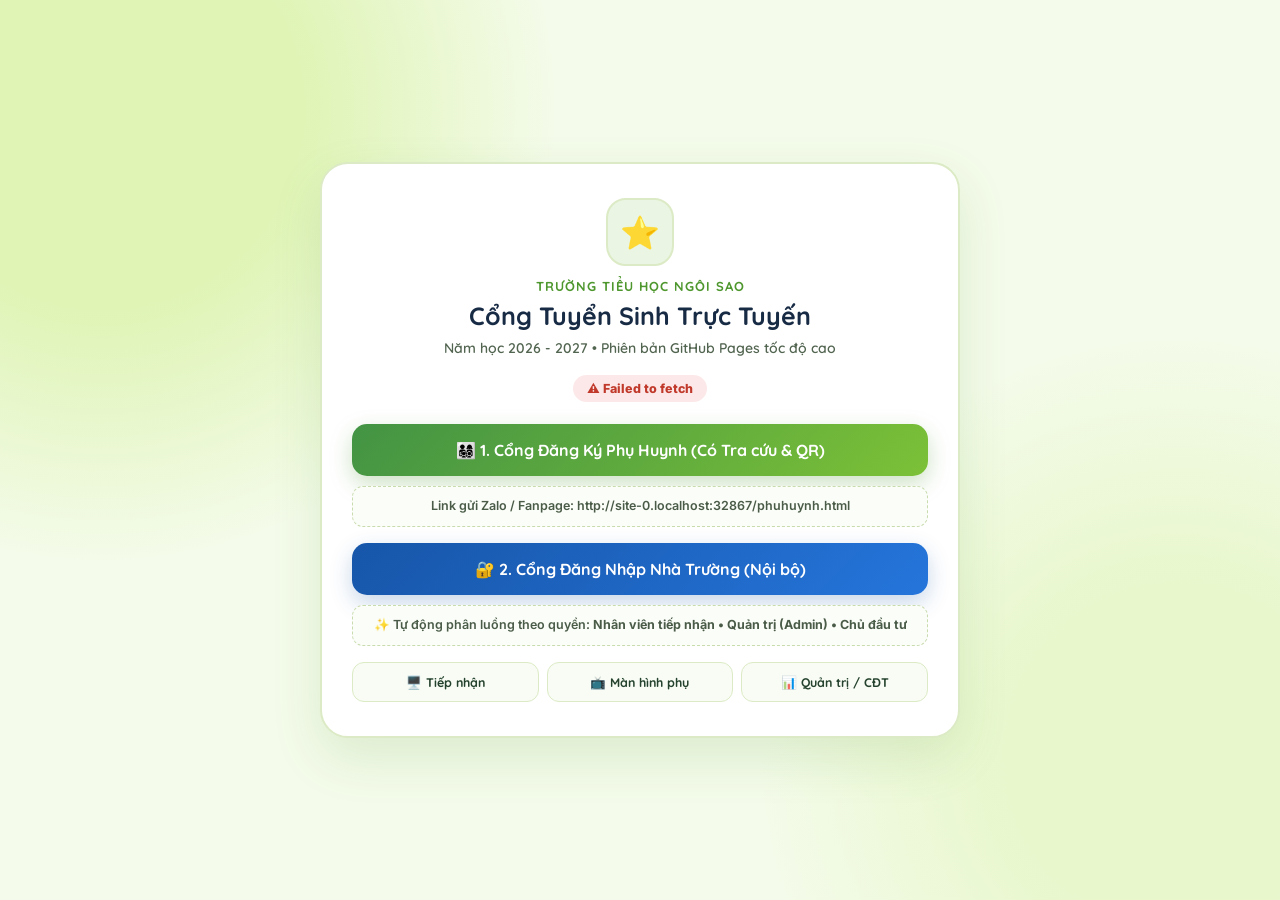
<file: index.html>
<!doctype html>
<html lang="vi">
<head>
<meta charset="utf-8">
<meta name="viewport" content="width=device-width,initial-scale=1">
<meta name="theme-color" content="#4e972e">
<title>Cổng Tuyển Sinh Trực Tuyến | Trường Tiểu học Ngôi Sao</title>
<link rel="icon" type="image/svg+xml" href="data:image/svg+xml,%3Csvg xmlns='http://www.w3.org/2000/svg' viewBox='0 0 64 64'%3E%3Crect width='64' height='64' rx='16' fill='%234e972e'/%3E%3Cpath d='M32 10l6.6 13.4 14.8 2.1-10.7 10.4 2.5 14.7L32 43.7 18.8 50.6l2.5-14.7L10.6 25.5l14.8-2.1z' fill='%23f4c43f'/%3E%3C/svg%3E">
<meta property="og:type" content="website">
<meta property="og:title" content="Cổng Tuyển Sinh Trực Tuyến | Trường Tiểu học Ngôi Sao">
<meta property="og:description" content="Hệ thống đăng ký tuyển sinh thông minh: Phụ huynh nộp hồ sơ nhận Thẻ QR trong 2 phút, đối chiếu trực tiếp 2 màn hình, báo cáo thời gian thực.">
<meta property="og:image" content="https://encrypted-tbn0.gstatic.com/images?q=tbn:ANd9GcQhoX1VX6K3DpEXCZVE5DkPZkdOMPY04c129_HbQoFnhWPg6cz1Jx00hI0&s=10">
<style>
  @import url('https://fonts.googleapis.com/css2?family=Quicksand:wght@600;700;800&family=Inter:wght@400;600;700;800&display=swap');
  * { box-sizing: border-box; }
  body {
    margin: 0;
    min-height: 100vh;
    background: #f4fbea;
    background-image: radial-gradient(circle at 8% 12%, #dff4b5 0 14%, transparent 32%), radial-gradient(circle at 92% 84%, #e8f7cc 0 12%, transparent 30%);
    color: #182b45;
    font-family: 'Quicksand', sans-serif;
    display: flex;
    align-items: center;
    justify-content: center;
    padding: 20px;
  }
  .hub-card {
    width: 100%;
    max-width: 640px;
    background: #ffffff;
    border: 2px solid #dcebc5;
    border-radius: 28px;
    padding: 34px 30px;
    text-align: center;
    box-shadow: 0 20px 50px rgba(78,151,46,0.14);
  }
  .hub-logo {
    width: 68px; height: 68px; border-radius: 20px; background: #eaf6e3;
    margin: 0 auto 12px; display: grid; place-items: center; font-size: 32px; overflow: hidden;
    border: 2px solid #dcebc5;
  }
  .hub-logo img { width: 100%; height: 100%; object-fit: contain; padding: 4px; background: #fff; }
  .school-sub { font-size: 13px; font-weight: 800; color: #4e972e; text-transform: uppercase; letter-spacing: 1px; }
  h1 { margin: 6px 0 8px; font-size: 25px; color: #182b45; font-weight: 800; }
  .sub { color: #526550; font-size: 14px; font-weight: 600; margin-bottom: 18px; }
  .status-pill {
    display: inline-flex; align-items: center; gap: 6px; padding: 6px 14px; border-radius: 99px;
    font-size: 12.5px; font-weight: 800; background: #eaf6e3; color: #2d6b12; margin-bottom: 22px;
    font-family: 'Inter', sans-serif;
  }
  .status-pill.closed { background: #fce8e8; color: #c0392b; }
  .btn-portal {
    display: flex; align-items: center; justify-content: center; gap: 10px;
    width: 100%; padding: 16px 20px; border-radius: 15px; text-decoration: none;
    color: #fff; font-weight: 800; font-size: 16px; transition: 0.2s; margin-bottom: 10px;
  }
  .btn-portal:hover { transform: translateY(-2px); filter: brightness(1.05); }
  .btn-ph { background: linear-gradient(135deg, #429344, #7cc137); box-shadow: 0 8px 22px rgba(78,151,46,0.28); }
  .btn-login { background: linear-gradient(135deg, #1756a9, #2575db); box-shadow: 0 8px 22px rgba(23,86,169,0.24); margin-top: 16px; }
  .quick-row { display: grid; grid-template-columns: repeat(3, 1fr); gap: 8px; margin-top: 16px; }
  .btn-mini {
    display: flex; align-items: center; justify-content: center; gap: 5px;
    padding: 11px 10px; border-radius: 12px; text-decoration: none;
    background: #f8fcf4; border: 1.5px solid #dcebc5; color: #24422d;
    font-weight: 800; font-size: 12.5px; transition: 0.2s;
  }
  .btn-mini:hover { border-color: #4e972e; background: #eaf6e3; }
  .link-box {
    background: #fbfdf8; border: 1px dashed #c8dcae; color: #4a5c48;
    padding: 10px 14px; border-radius: 11px; font-size: 12.5px; font-weight: 600;
    font-family: 'Inter', sans-serif; word-break: break-all; line-height: 1.5;
  }
  @media (max-width: 540px) {
    .quick-row { grid-template-columns: 1fr; }
    .hub-card { padding: 24px 18px; }
  }
</style>
</head>
<body>
  <div class="hub-card">
    <div class="hub-logo" id="hubLogo">⭐</div>
    <div class="school-sub" id="hubSchool">TRƯỜNG TIỂU HỌC NGÔI SAO</div>
    <h1>Cổng Tuyển Sinh Trực Tuyến</h1>
    <div class="sub" id="hubYear">Năm học 2026 - 2027 • Phiên bản GitHub Pages tốc độ cao</div>
    <div class="status-pill" id="hubStatus">⏳ Đang kết nối máy chủ...</div>

    <a class="btn-portal btn-ph" href="phuhuynh.html">
      👨‍👩‍👧‍👦 1. Cổng Đăng Ký Phụ Huynh (Có Tra cứu & QR)
    </a>
    <div class="link-box" id="linkPh">Gửi link này cho phụ huynh: phuhuynh.html</div>

    <a class="btn-portal btn-login" href="login.html">
      🔐 2. Cổng Đăng Nhập Nhà Trường (Nội bộ)
    </a>
    <div class="link-box">
      ✨ Tự động phân luồng theo quyền: <b>Nhân viên tiếp nhận • Quản trị (Admin) • Chủ đầu tư</b>
    </div>

    <div class="quick-row">
      <a class="btn-mini" href="nhanvien.html">🖥️ Tiếp nhận</a>
      <a class="btn-mini" href="manhinhphu.html" target="_blank">📺 Màn hình phụ</a>
      <a class="btn-mini" href="admin.html">📊 Quản trị / CĐT</a>
    </div>
  </div>

  <script src="config.js"></script>
  <script>
    (async function() {
      var base = window.location.href.split('?')[0].split('#')[0];
      var dir = base.substring(0, base.lastIndexOf('/') + 1);
      document.getElementById('linkPh').innerText = 'Link gửi Zalo / Fanpage: ' + dir + 'phuhuynh.html';

      var stEl = document.getElementById('hubStatus');
      try {
        var res = await fetchSystemDataFast(false);
        var c = res.config || {};
        if (c.TEN_TRUONG) document.getElementById('hubSchool').innerText = c.TEN_TRUONG;
        if (c.NAM_HOC) document.getElementById('hubYear').innerText = 'Tuyển sinh Năm học ' + c.NAM_HOC + (c.HOTLINE ? ' • Hotline: ' + c.HOTLINE : '');
        if (c.URL_LOGO && c.URL_LOGO.trim()) {
          var box = document.getElementById('hubLogo');
          var img = document.createElement('img');
          img.src = c.URL_LOGO.trim();
          img.onerror = function() { box.textContent = '⭐'; };
          box.innerHTML = '';
          box.appendChild(img);
        }
        var eff = c.TRANG_THAI_THUC_TE || c.TRANG_THAI || 'MỞ';
        if (eff === 'MỞ') {
          stEl.className = 'status-pill';
          stEl.innerText = '🟢 Cổng đăng ký đang MỞ';
        } else {
          stEl.className = 'status-pill closed';
          stEl.innerText = '🔴 ' + (c.THONG_BAO_DONG_THUC_TE || c.THONG_BAO_DONG || 'Cổng tạm đóng');
        }
      } catch (err) {
        stEl.className = 'status-pill closed';
        stEl.innerText = '⚠️ ' + err.message;
      }
    })();
  </script>
</body>
</html>
</file>
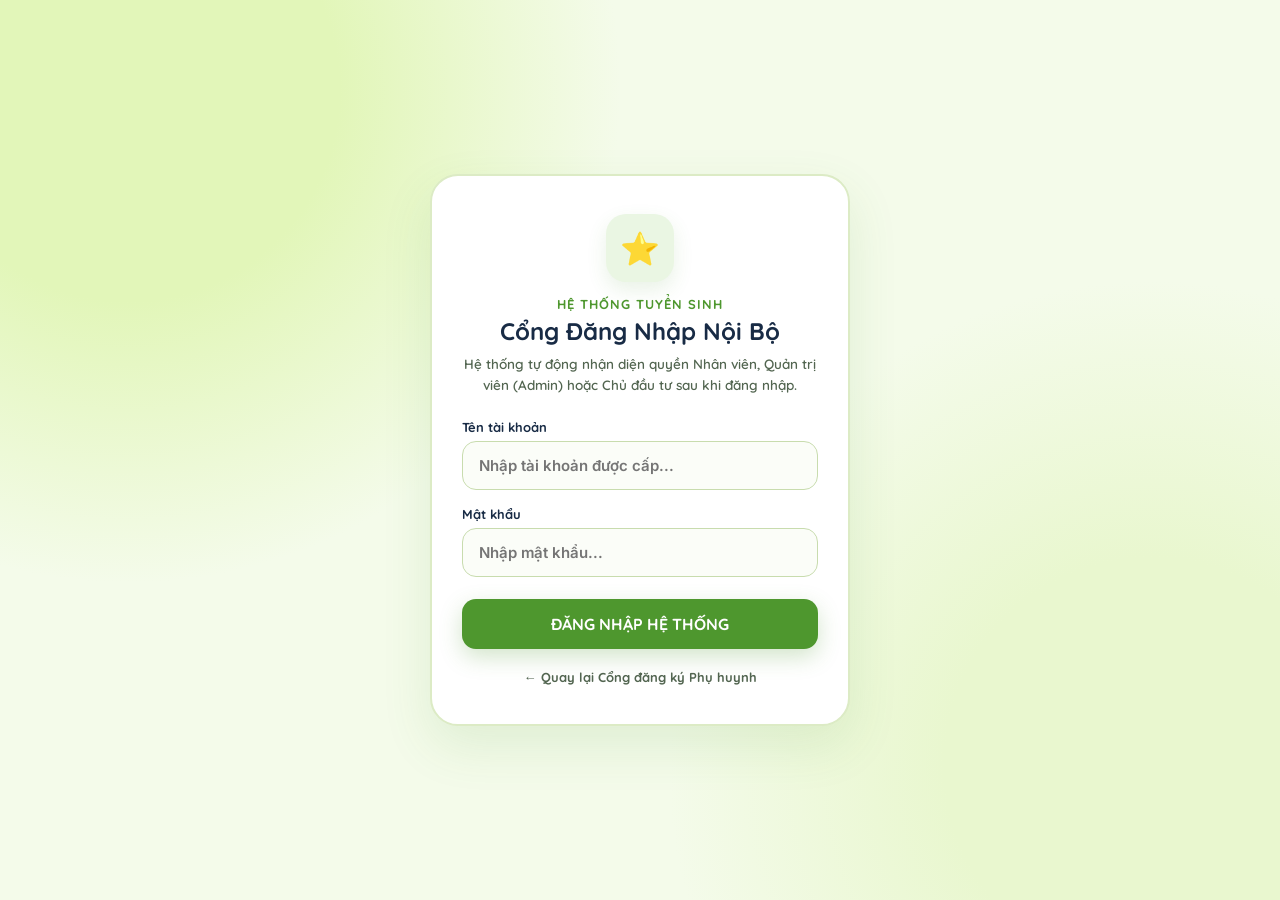
<file: login.html>
<!doctype html>
<html lang="vi">
<head>
<meta charset="utf-8">
<meta name="viewport" content="width=device-width,initial-scale=1,maximum-scale=1,user-scalable=no">
<meta name="theme-color" content="#4e972e">
<title>Đăng Nhập Nội Bộ | Tiểu học Ngôi Sao</title>
<link rel="icon" type="image/svg+xml" href="data:image/svg+xml,%3Csvg xmlns='http://www.w3.org/2000/svg' viewBox='0 0 64 64'%3E%3Crect width='64' height='64' rx='16' fill='%234e972e'/%3E%3Cpath d='M32 10l6.6 13.4 14.8 2.1-10.7 10.4 2.5 14.7L32 43.7 18.8 50.6l2.5-14.7L10.6 25.5l14.8-2.1z' fill='%23f4c43f'/%3E%3C/svg%3E">
<meta property="og:type" content="website">
<meta property="og:title" content="Cổng Tuyển Sinh Trực Tuyến | Trường Tiểu học Ngôi Sao">
<meta property="og:description" content="Hệ thống đăng ký tuyển sinh thông minh: Phụ huynh nộp hồ sơ nhận Thẻ QR trong 2 phút, đối chiếu trực tiếp 2 màn hình, báo cáo thời gian thực.">
<meta property="og:image" content="https://encrypted-tbn0.gstatic.com/images?q=tbn:ANd9GcQhoX1VX6K3DpEXCZVE5DkPZkdOMPY04c129_HbQoFnhWPg6cz1Jx00hI0&s=10">
<style>
@import url('https://fonts.googleapis.com/css2?family=Quicksand:wght@500;600;700;800&family=Inter:wght@400;500;600;700;800&display=swap');
:root {
  --primary: #4e972e;
  --primary-dark: #3b7621;
  --primary-light: #eaf6e3;
  --accent: #f4c43f;
  --bg: #f4fbea;
  --ink: #182b45;
  --muted: #526550;
  --line: #dcebc5;
  --danger: #e74c3c;
  --font: 'Quicksand', sans-serif;
  --font-num: 'Inter', sans-serif;
}
* { box-sizing: border-box; -webkit-tap-highlight-color: transparent; }
body {
  margin: 0;
  min-height: 100vh;
  background-color: var(--bg);
  background-image: radial-gradient(circle at 10% 10%, #e2f6b9 0 15%, transparent 35%), radial-gradient(circle at 90% 85%, #e9f7cf 0 15%, transparent 35%);
  color: var(--ink);
  font-family: var(--font);
  display: flex;
  align-items: center;
  justify-content: center;
  padding: 20px;
}
button, input { font: inherit; outline: none; }

.login-card {
  width: 100%;
  max-width: 420px;
  background: #fff;
  border: 2px solid var(--line);
  border-radius: 28px;
  padding: 38px 30px;
  box-shadow: 0 20px 50px rgba(78,151,46,0.12);
  text-align: center;
}
.logo-box {
  width: 68px;
  height: 68px;
  border-radius: 20px;
  background: var(--primary-light);
  color: var(--primary);
  display: grid;
  place-items: center;
  font-size: 32px;
  font-weight: 900;
  margin: 0 auto 14px;
  overflow: hidden;
  box-shadow: 0 8px 20px rgba(78,151,46,0.12);
}
.logo-box img { width: 100%; height: 100%; object-fit: contain; padding: 4px; background: #fff; }
.school-title { font-size: 13px; font-weight: 800; color: var(--primary); text-transform: uppercase; letter-spacing: 1px; margin-bottom: 4px; }
h1 { margin: 0 0 8px; font-size: 24px; font-weight: 800; color: var(--ink); }
.desc { margin: 0 0 24px; font-size: 13.5px; color: var(--muted); font-weight: 600; line-height: 1.5; }

.field-group { text-align: left; margin-bottom: 16px; }
.field-group label { display: block; font-size: 13px; font-weight: 800; margin-bottom: 6px; color: var(--ink); }
.inp {
  width: 100%;
  padding: 14px 16px;
  border: 1.5px solid #c8dcae;
  border-radius: 14px;
  font-size: 15px;
  font-weight: 600;
  font-family: var(--font-num);
  background: #fbfdf8;
  color: var(--ink);
  transition: 0.2s;
}
.inp:focus { border-color: var(--primary); background: #fff; box-shadow: 0 0 0 3px rgba(78,151,46,0.15); }

.btn-submit {
  width: 100%;
  padding: 15px;
  border: none;
  border-radius: 14px;
  background: var(--primary);
  color: #fff;
  font-size: 16px;
  font-weight: 800;
  cursor: pointer;
  box-shadow: 0 8px 22px rgba(78,151,46,0.25);
  transition: 0.2s;
  margin-top: 6px;
}
.btn-submit:hover { background: var(--primary-dark); transform: translateY(-1px); }
.btn-submit:disabled { opacity: 0.65; cursor: not-allowed; transform: none; }

.error-msg {
  display: none;
  background: #fce8e8;
  color: var(--danger);
  border: 1px solid #f5c6cb;
  padding: 11px 14px;
  border-radius: 12px;
  font-size: 13px;
  font-weight: 700;
  margin-bottom: 16px;
  font-family: var(--font-num);
}

#roleResultBox { display: none; }
.role-pill {
  display: inline-flex;
  align-items: center;
  gap: 8px;
  padding: 8px 18px;
  border-radius: 99px;
  font-size: 13.5px;
  font-weight: 800;
  margin: 10px 0 18px;
  font-family: var(--font-num);
}
.role-admin { background: #e8f0fe; color: #1756a9; }
.role-cdt { background: #fef5d1; color: #946200; }
.role-nv { background: #eaf6e3; color: #2d6b12; }

.portal-link {
  display: flex;
  align-items: center;
  justify-content: center;
  gap: 8px;
  width: 100%;
  padding: 15px 18px;
  border-radius: 14px;
  text-decoration: none;
  font-weight: 800;
  font-size: 15px;
  margin-bottom: 10px;
  transition: 0.2s;
}
.portal-link.primary { background: var(--primary); color: #fff; box-shadow: 0 8px 20px rgba(78,151,46,0.25); }
.portal-link.secondary { background: #f0f6ff; color: #1756a9; border: 1.5px solid #c2dbff; }
.portal-link:hover { transform: translateY(-2px); filter: brightness(0.97); }

.back-ph {
  display: inline-block;
  margin-top: 20px;
  color: var(--muted);
  font-size: 13px;
  font-weight: 700;
  text-decoration: none;
}
.back-ph:hover { color: var(--primary); }
</style>
</head>
<body>

  <div class="login-card">
    <div class="logo-box" id="uiLogo">⭐</div>
    <div class="school-title" id="uiSchoolName">HỆ THỐNG TUYỂN SINH</div>

    <div id="loginFormBox">
      <h1>Cổng Đăng Nhập Nội Bộ</h1>
      <p class="desc">Hệ thống tự động nhận diện quyền Nhân viên, Quản trị viên (Admin) hoặc Chủ đầu tư sau khi đăng nhập.</p>

      <div id="errBox" class="error-msg"></div>

      <div class="field-group">
        <label>Tên tài khoản</label>
        <input type="text" id="username" class="inp" placeholder="Nhập tài khoản được cấp..." autocomplete="username">
      </div>

      <div class="field-group">
        <label>Mật khẩu</label>
        <input type="password" id="password" class="inp" placeholder="Nhập mật khẩu..." autocomplete="current-password" onkeydown="if(event.key==='Enter') handleUnifiedLogin()">
      </div>

      <button class="btn-submit" id="btnSubmit" onclick="handleUnifiedLogin()">ĐĂNG NHẬP HỆ THỐNG</button>

      <a class="back-ph" href="phuhuynh.html">← Quay lại Cổng đăng ký Phụ huynh</a>
    </div>

    <div id="roleResultBox">
      <h1 id="welcomeUser">Xin chào!</h1>
      <div id="roleBadge" class="role-pill role-nv">NHÂN VIÊN</div>
      <p class="desc" id="redirectHint">Hệ thống đã xác nhận phân quyền của bạn. Đang mở không gian làm việc...</p>
      <div id="portalButtons"></div>
      <button type="button" class="back-ph" style="background:none;border:none;cursor:pointer;" onclick="switchOtherAccount()">🔄 Đăng nhập bằng tài khoản khác</button>
    </div>
  </div>

<script src="config.js"></script>
<script>
  window.onload = function() {
    fetchSystemDataFast(false).then(res => {
      if (res && res.config) {
        if (res.config.TEN_TRUONG) document.getElementById('uiSchoolName').innerText = res.config.TEN_TRUONG;
        if (res.config.URL_LOGO && res.config.URL_LOGO.trim() !== '') {
          let logoBox = document.getElementById('uiLogo');
          let img = document.createElement('img');
          img.src = res.config.URL_LOGO.trim();
          img.onerror = function() { logoBox.textContent = '⭐'; };
          logoBox.innerHTML = '';
          logoBox.appendChild(img);
        }
      }
    }).catch(() => {});

    let saved = localStorage.getItem('ts_auth_session');
    if (saved) {
      try {
        let sess = JSON.parse(saved);
        if (sess && sess.username && sess.roleCode && sess.token) {
          showRoleScreen(sess, false);
        }
      } catch (e) {}
    }
  };

  async function handleUnifiedLogin() {
    let u = document.getElementById('username').value.trim();
    let p = document.getElementById('password').value.trim();
    let errBox = document.getElementById('errBox');
    errBox.style.display = 'none';

    if (!u || !p) {
      errBox.innerText = '⚠️ Vui lòng nhập đầy đủ Tên tài khoản và Mật khẩu!';
      errBox.style.display = 'block';
      return;
    }

    let btn = document.getElementById('btnSubmit');
    btn.disabled = true;
    btn.innerText = '⏳ ĐANG KIỂM TRA QUYỀN...';

    try {
      let res = await callBackend('login', { username: u, password: p });
      btn.disabled = false;
      btn.innerText = 'ĐĂNG NHẬP HỆ THỐNG';

      if (!res || !res.success) {
        errBox.innerText = '❌ ' + (res ? res.error : 'Lỗi kết nối máy chủ!');
        errBox.style.display = 'block';
        return;
      }

      let sessionObj = {
        username: res.username || u,
        token: res.token || '',
        name: res.name,
        role: res.role,
        roleCode: res.roleCode,
        loginTime: Date.now()
      };
      localStorage.setItem('ts_auth_session', JSON.stringify(sessionObj));
      localStorage.setItem('ts_staff', res.name);

      showRoleScreen(sessionObj, true);
    } catch (err) {
      btn.disabled = false;
      btn.innerText = 'ĐĂNG NHẬP HỆ THỐNG';
      errBox.innerText = '❌ ' + err.message;
      errBox.style.display = 'block';
    }
  }

  function showRoleScreen(sess, autoRedirect) {
    document.getElementById('loginFormBox').style.display = 'none';
    document.getElementById('roleResultBox').style.display = 'block';
    document.getElementById('welcomeUser').innerText = 'Xin chào, ' + sess.name + '!';

    let badge = document.getElementById('roleBadge');
    let btnArea = document.getElementById('portalButtons');
    let hint = document.getElementById('redirectHint');
    let targetUrl = '';

    if (sess.roleCode === 'ADMIN') {
      badge.className = 'role-pill role-admin';
      badge.innerText = '🛡️ QUYỀN: QUẢN TRỊ VIÊN (ADMIN)';
      hint.innerText = 'Tài khoản của bạn có toàn quyền Quản trị hệ thống và Tiếp nhận hồ sơ:';
      targetUrl = 'admin.html';
      btnArea.innerHTML = `
        <a class="portal-link primary" href="admin.html">📊 Vào Cổng Quản Trị & Báo Cáo →</a>
        <a class="portal-link secondary" href="nhanvien.html">🖥️ Vào Cổng Tiếp Nhận (Nhân Viên) →</a>
      `;
    } else if (sess.roleCode === 'CHU_DAU_TU') {
      badge.className = 'role-pill role-cdt';
      badge.innerText = '📈 QUYỀN: CHỦ ĐẦU TƯ (CHỈ XEM)';
      hint.innerText = 'Đang mở Bảng thống kê và Biểu đồ tuyển sinh dành cho Chủ đầu tư...';
      targetUrl = 'admin.html';
      btnArea.innerHTML = `
        <a class="portal-link primary" href="admin.html">📈 Mở Bảng Báo Cáo & Biểu Đồ →</a>
      `;
    } else {
      badge.className = 'role-pill role-nv';
      badge.innerText = '🎧 QUYỀN: NHÂN VIÊN TUYỂN SINH';
      hint.innerText = 'Đang mở Cổng Tiếp Nhận & Đối Chiếu Hồ Sơ Tuyển Sinh...';
      targetUrl = 'nhanvien.html';
      btnArea.innerHTML = `
        <a class="portal-link primary" href="nhanvien.html">🎧 Mở Cổng Tiếp Nhận Hồ Sơ →</a>
      `;
    }

    if (autoRedirect && targetUrl && sess.roleCode !== 'ADMIN') {
      setTimeout(() => { window.location.href = targetUrl; }, 380);
    }
  }

  async function switchOtherAccount() {
    try { await callBackend('logout'); } catch (e) {}
    localStorage.removeItem('ts_auth_session');
    localStorage.removeItem('ts_staff');
    document.getElementById('password').value = '';
    document.getElementById('roleResultBox').style.display = 'none';
    document.getElementById('loginFormBox').style.display = 'block';
  }
</script>
</body>
</html>
</file>
